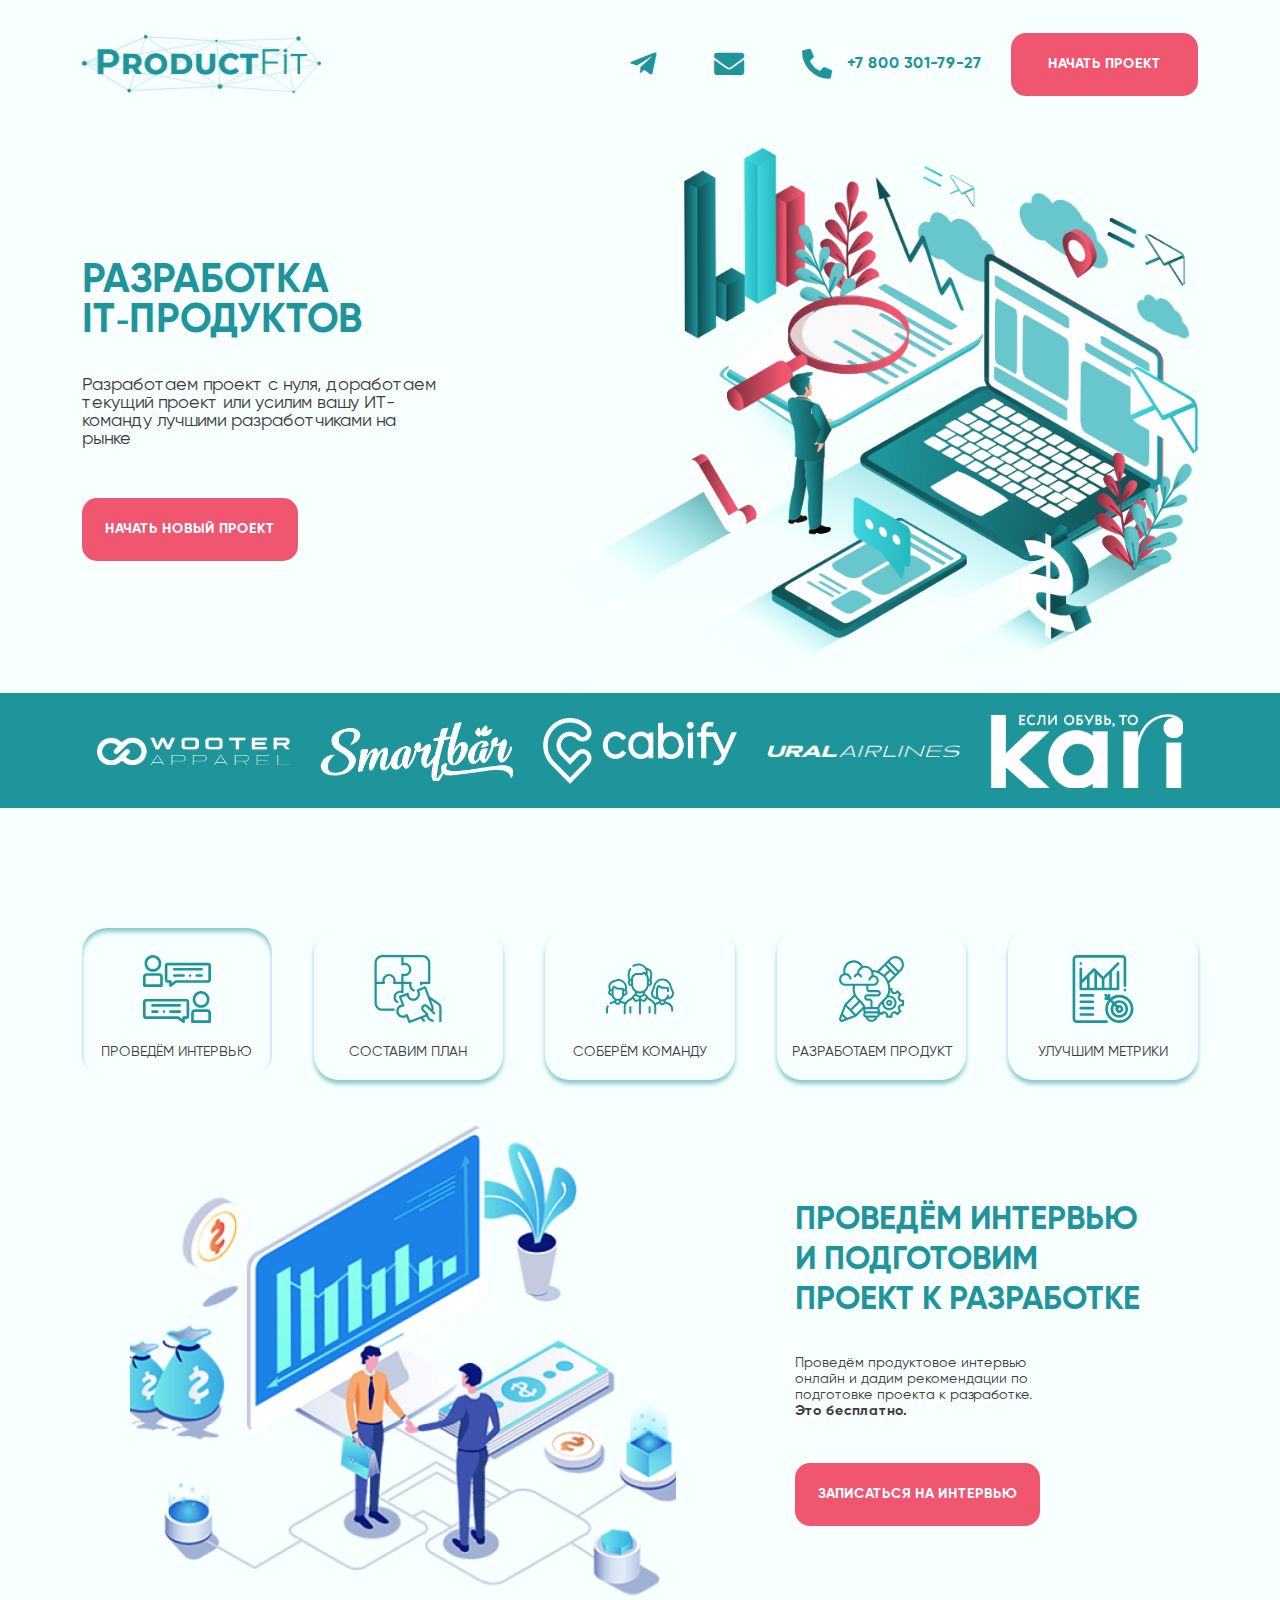
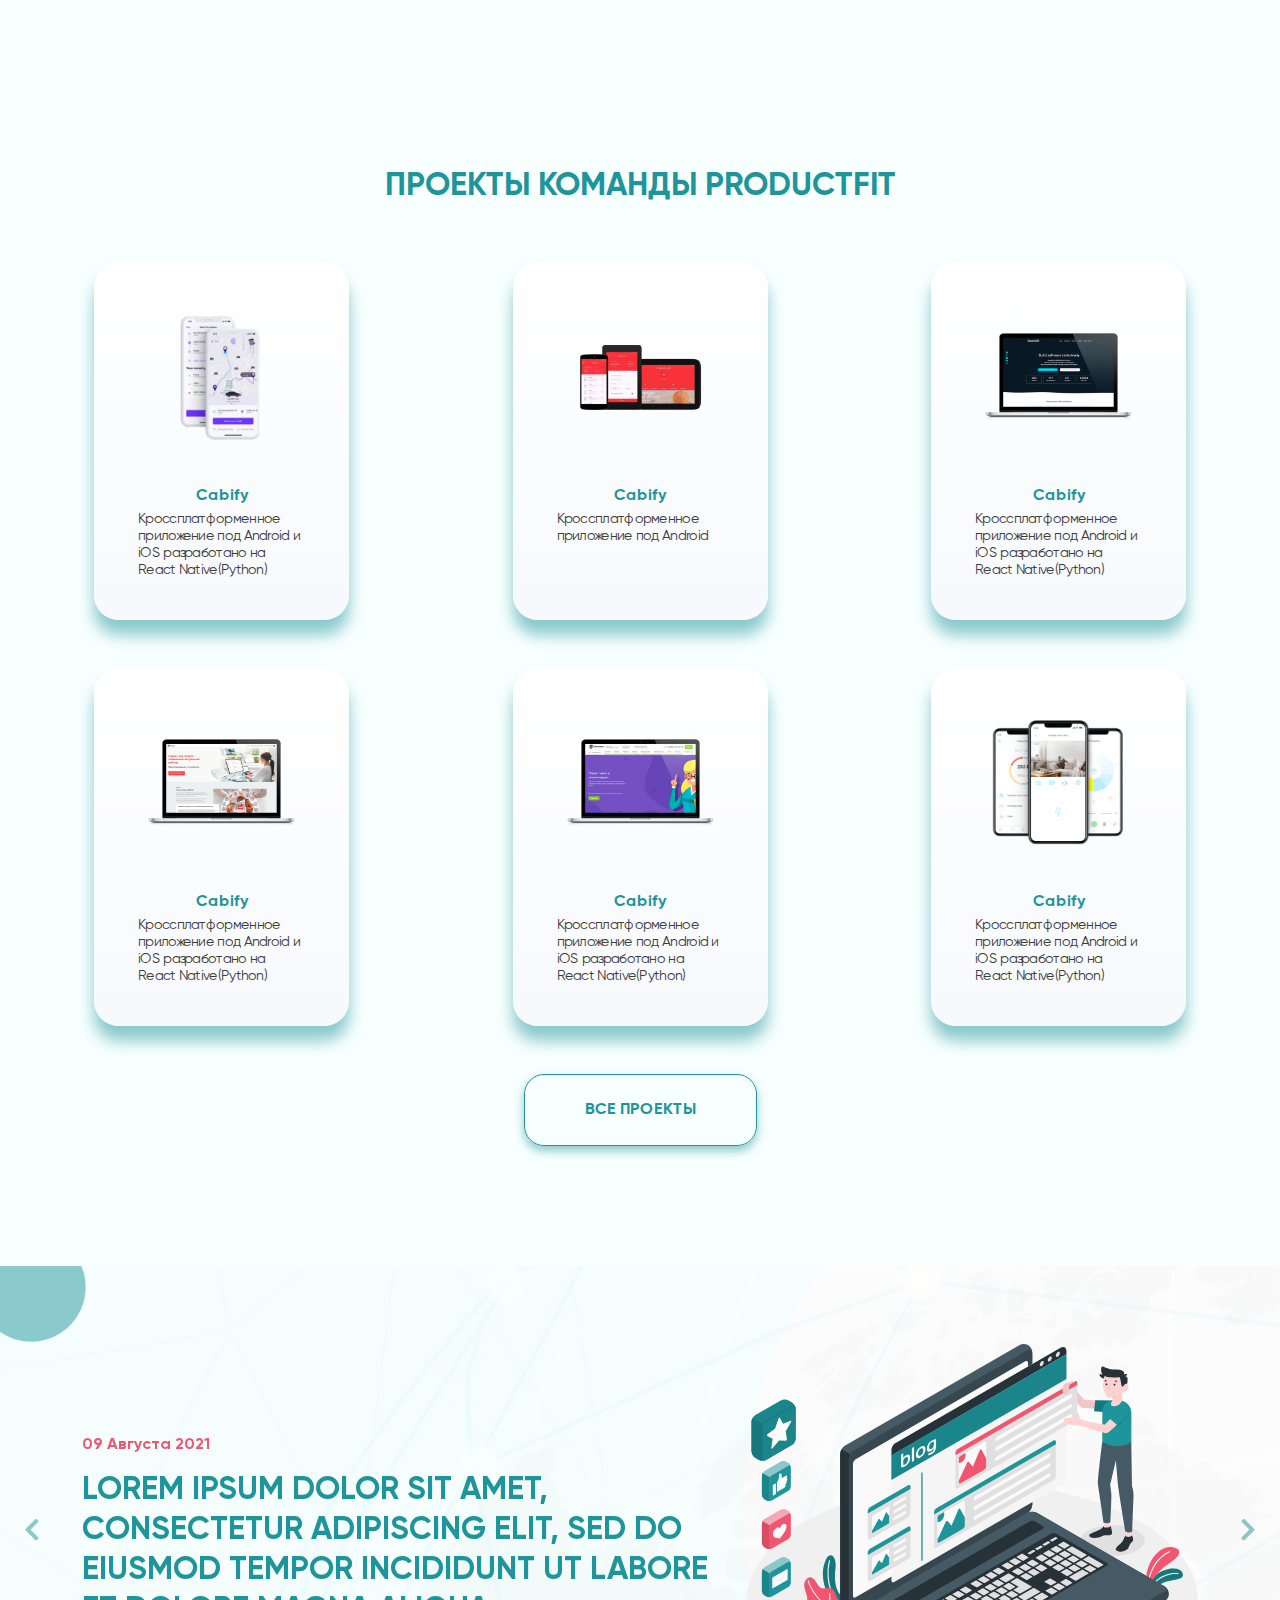
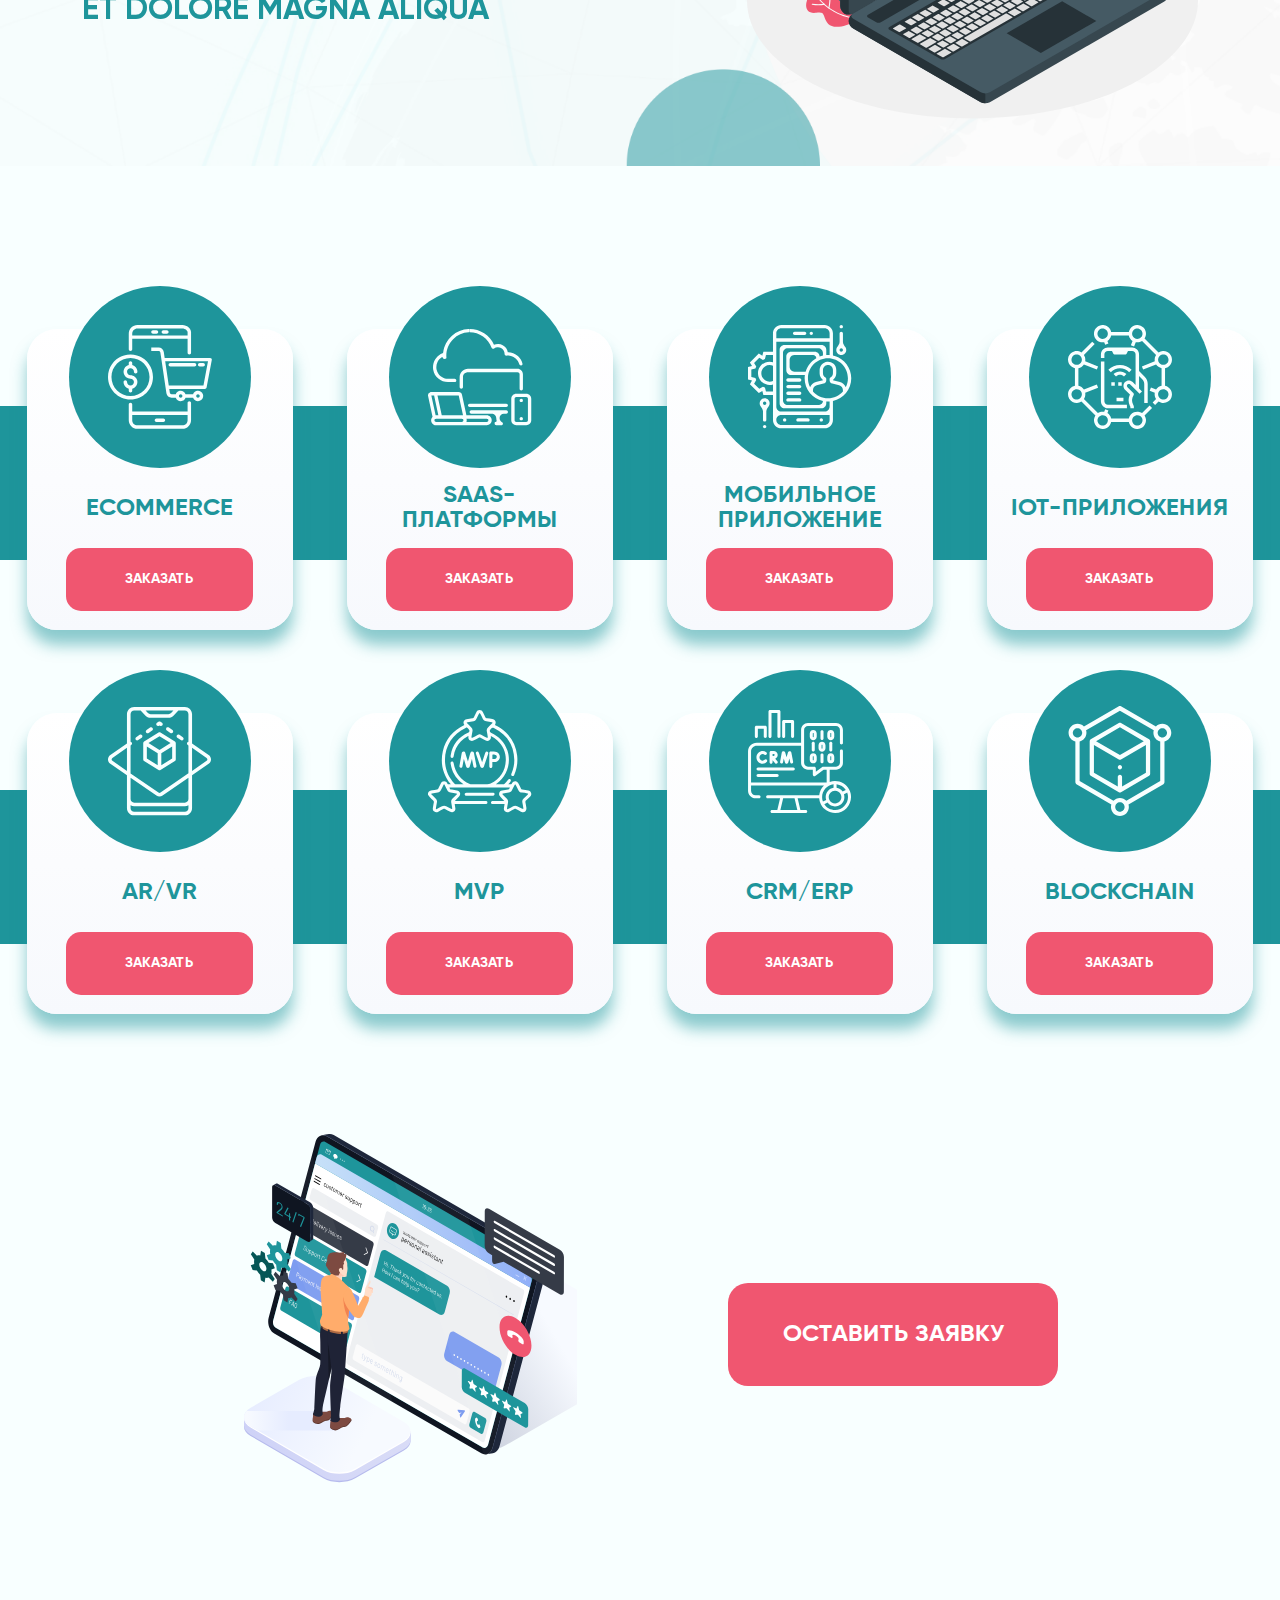
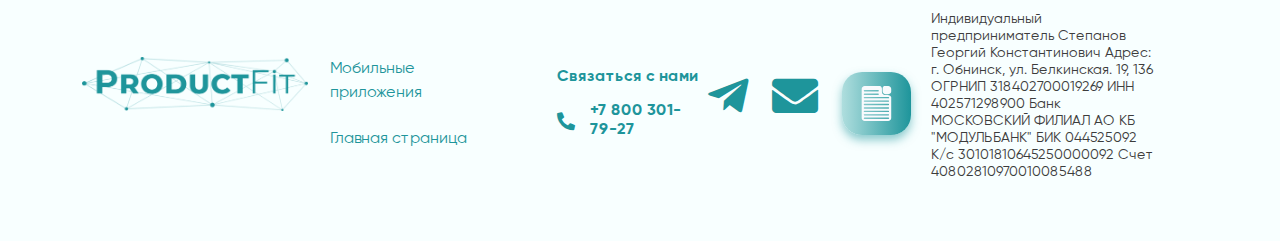
<file: index.html>
<!DOCTYPE html>
<html lang="en">
<head>
  <meta charset="UTF-8">
  <meta http-equiv="X-UA-Compatible" content="IE=edge">
  <meta name="viewport" content="width=device-width, initial-scale=1.0">
  <title>Document</title>
  <link rel="stylesheet" href="css/bootstrap.css">
  <link rel="stylesheet" href="css/main.css">
</head>
<body>
  
  
  <!-- navbar -->
  <nav class="navbar navbar-expand-lg">
    <div class="container">
      <a href="#!" class="navbar-brand">
        <img src="images/logo.png" alt="">
      </a>
      
      <button type="button" class="navbar-toggler" data-bs-target="#menu" data-bs-toggle="collapse">
        <span></span>
      </button>
      
      <div class="collapse navbar-collapse" id="menu">
        <div class="navbar__list ms-auto d-flex align-items-sm-center align-items-end justify-content-between flex-sm-row flex-column-reverse">
          <div class="d-flex">
            <a href="#!" class="navbar-contacts icon-telegramm"></a>
            <a href="#!" class="navbar-contacts icon-email"></a>
            <a href="#!" class="navbar-contacts icon-phone">+7 800 301-79-27</a>
          </div>
          <a href="#!" class="btn-red">НАЧАТЬ ПРОЕКТ</a>
        </div>
      </div>
    </div>
  </nav>
  <!-- navbar end -->
  
  <!-- header -->
  <header class="header">
    <div class="container">
      <div class="row justify-content-between">
        <div class="col-md-4 header__content position-relative d-flex flex-column justify-content-center align-items-sm-start align-items-center text-center text-sm-start">
          <h1>Разработка IT‑продуктов</h1>
          <p>Разработаем проект с нуля, доработаем текущий проект или усилим вашу ИТ-команду лучшими разработчиками на рынке</p>
          <a href="#!" class="btn-red">НАЧАТЬ НОВЫЙ ПРОЕКТ</a>
        </div>
        <div class="col-md-7 header__img">
          <img src="images/bg.png" alt="">
        </div>
      </div>
    </div>
  </header>
  <!-- header end -->
  
  <!-- partners -->
  <div class="partners">
    <div class="container partners__content">
      <a href="#!"><img src="images/partners/item1.png" alt=""></a>
      <a href="#!"><img src="images/partners/item2.png" alt=""></a>
      <a href="#!"><img src="images/partners/item3.png" alt=""></a>
      <a href="#!"><img src="images/partners/item4.png" alt=""></a>
      <a href="#!"><img src="images/partners/item5.png" alt=""></a>
    </div>
  </div>
  <!-- partnersend -->
  
  <!-- tabs -->
  <div class="tabs">
    <div class="container tabs__content">
      <div class="nav">
        <a href="#link1" class="active" data-bs-toggle="tab">
          <img src="images/uslugi/Group 97.svg" alt="">
          <span>Проведём интервью</span>
        </a>
        <a href="#link2" class="" data-bs-toggle="tab">
          <img src="images/uslugi/Group 96.svg" alt="">
          <span>Составим план</span>
        </a>
        <a href="#link3" class="" data-bs-toggle="tab">
          <img src="images/uslugi/Group 95.svg" alt="">
          <span>Соберём команду</span>
        </a>
        <a href="#link4" class="" data-bs-toggle="tab">
          <img src="images/uslugi/Group 94.svg" alt="">
          <span>Разработаем продукт</span>
        </a>
        <a href="#link5" class="" data-bs-toggle="tab">
          <img src="images/uslugi/Group 93.svg" alt="">
          <span>Улучшим метрики</span>
        </a>
      </div>
      <div class="tab-content">
        <div class="tab-pane fade show active" id="link1">
          <div class="row justify-content-around flex-lg-row flex-column-reverse">
            <div class="col-lg-6 pane-img">
              <img src="images/image 2.png" alt="">
            </div>
            <div class="col-lg-6 col-xl-4 pane-content d-flex flex-column justify-content-center align-items-lg-start align-items-center text-lg-start text-center position-relative">
              <h3 class="title">Проведём интервью и подготовим проект к разработке</h3>
              <p>Проведём продуктовое интервью онлайн и дадим рекомендации по подготовке проекта к разработке. <span>Это бесплатно.</span></p>
              <a href="#!" class="btn-red">Записаться на интервью</a>
            </div>
          </div>
        </div>
        <div class="tab-pane fade" id="link2">
          <div class="row justify-content-around flex-lg-row flex-column-reverse">
            <div class="col-lg-6 pane-img">
              <img src="images/image 2.png" alt="">
            </div>
            <div class="col-lg-6 col-xl-4 pane-content d-flex flex-column justify-content-center align-items-lg-start align-items-center text-lg-start text-center position-relative">
              <h3 class="title">Проведём интервью и подготовим проект к разработке</h3>
              <p>Проведём продуктовое интервью онлайн и дадим рекомендации по подготовке проекта к разработке. <span>Это бесплатно.</span></p>
              <a href="#!" class="btn-red">Записаться на интервью</a>
            </div>
          </div>
        </div>
        <div class="tab-pane fade" id="link3">
          <div class="row justify-content-around flex-lg-row flex-column-reverse">
            <div class="col-lg-6 pane-img">
              <img src="images/image 2.png" alt="">
            </div>
            <div class="col-lg-6 col-xl-4 pane-content d-flex flex-column justify-content-center align-items-lg-start align-items-center text-lg-start text-center position-relative">
              <h3 class="title">Проведём интервью и подготовим проект к разработке</h3>
              <p>Проведём продуктовое интервью онлайн и дадим рекомендации по подготовке проекта к разработке. <span>Это бесплатно.</span></p>
              <a href="#!" class="btn-red">Записаться на интервью</a>
            </div>
          </div>
        </div>
        <div class="tab-pane fade" id="link4">
          <div class="row justify-content-around flex-lg-row flex-column-reverse">
            <div class="col-lg-6 pane-img">
              <img src="images/image 2.png" alt="">
            </div>
            <div class="col-lg-6 col-xl-4 pane-content d-flex flex-column justify-content-center align-items-lg-start align-items-center text-lg-start text-center position-relative">
              <h3 class="title">Проведём интервью и подготовим проект к разработке</h3>
              <p>Проведём продуктовое интервью онлайн и дадим рекомендации по подготовке проекта к разработке. <span>Это бесплатно.</span></p>
              <a href="#!" class="btn-red">Записаться на интервью</a>
            </div>
          </div>
        </div>
        <div class="tab-pane fade" id="link5">
          <div class="row justify-content-around flex-lg-row flex-column-reverse">
            <div class="col-lg-6 pane-img">
              <img src="images/image 2.png" alt="">
            </div>
            <div class="col-lg-6 col-xl-4 pane-content d-flex flex-column justify-content-center align-items-lg-start align-items-center text-lg-start text-center position-relative">
              <h3 class="title">Проведём интервью и подготовим проект к разработке</h3>
              <p>Проведём продуктовое интервью онлайн и дадим рекомендации по подготовке проекта к разработке. <span>Это бесплатно.</span></p>
              <a href="#!" class="btn-red">Записаться на интервью</a>
            </div>
          </div>
        </div>
      </div>
    </div>
  </div>
  <!-- tabs end -->
  
  <!-- products -->
  <div class="products">
    <div class="container d-flex flex-column align-items-center">
      <h2 class="title text-center">ПРОЕКТЫ командЫ PRODUCTFIT</h2>
      <div class="row mt-5 mb-5 gap-xl-5 w-100 justify-content-between products__items">
        <div class="col-xl-3 col-lg-4 col-md-6">
          <div class="products-item d-flex flex-column align-items-center">
            <img src="images/card/image1.png" alt="" class="products-item__img">
            <h4>Cabify</h4>
            <p>Кроссплатформенное приложение под Android и iOS разработано на React Native(Python)</p>
          </div>
        </div>
        <div class="col-xl-3 col-lg-4 col-md-6">
          <div class="products-item d-flex flex-column align-items-center">
            <img src="images/card/image2.png" alt="" class="products-item__img">
            <h4>Cabify</h4>
            <p>Кроссплатформенное приложение под Android </p>
          </div>
        </div>
        <div class="col-xl-3 col-lg-4 col-md-6">
          <div class="products-item d-flex flex-column align-items-center">
            <img src="images/card/image3.png" alt="" class="products-item__img">
            <h4>Cabify</h4>
            <p>Кроссплатформенное приложение под Android и iOS разработано на React Native(Python)</p>
          </div>
        </div>
        <div class="col-xl-3 col-lg-4 col-md-6">
          <div class="products-item d-flex flex-column align-items-center">
            <img src="images/card/image4.png" alt="" class="products-item__img">
            <h4>Cabify</h4>
            <p>Кроссплатформенное приложение под Android и iOS разработано на React Native(Python)</p>
          </div>
        </div>
        <div class="col-xl-3 col-lg-4 col-md-6">
          <div class="products-item d-flex flex-column align-items-center">
            <img src="images/card/image5.png" alt="" class="products-item__img">
            <h4>Cabify</h4>
            <p>Кроссплатформенное приложение под Android и iOS разработано на React Native(Python)</p>
          </div>
        </div>
        <div class="col-xl-3 col-lg-4 col-md-6">
          <div class="products-item d-flex flex-column align-items-center">
            <img src="images/card/image6.png" alt="" class="products-item__img">
            <h4>Cabify</h4>
            <p>Кроссплатформенное приложение под Android и iOS разработано на React Native(Python)</p>
          </div>
        </div>
      </div>
      <a href="#!" class="btn-all-projects">Все проекты</a>
    </div>
  </div>
  <!-- products end -->
  
  <!-- slider-news -->
  <div class="slider-news">
    <div id="slider1" class="carousel slide" data-bs-ride="carousel">
      <div class="container">
        <div class="carousel-inner">
          <div class="carousel-item active">
            <div class="row h-100">
              <div class="col-md-7 d-flex flex-column justify-content-center">
                <span class="date">09 Августа 2021</span>
                <h3 class="title">Lorem ipsum dolor sit amet, consectetur adipiscing elit, sed do eiusmod tempor incididunt ut labore et dolore magna aliqua</h3>
              </div>
              <div class="col-md-5 d-flex justify-content-center align-items-center">
                <img src="images/Character.svg" alt="">
              </div>
            </div>
          </div>
          <div class="carousel-item">
            <div class="row h-100">
              <div class="col-md-7 d-flex flex-column justify-content-center">
                <span class="date">09 Августа 2021</span>
                <h3 class="title">Lorem ipsum dolor sit amet, consectetur adipiscing elit, sed do eiusmod tempor incididunt ut labore et dolore magna aliqua</h3>
              </div>
              <div class="col-md-5 d-flex justify-content-center align-items-center">
                <img src="images/Character.svg" alt="">
              </div>
            </div>
          </div>
          <div class="carousel-item">
            <div class="row h-100">
              <div class="col-md-7 d-flex flex-column justify-content-center">
                <span class="date">09 Августа 2021</span>
                <h3 class="title">Lorem ipsum dolor sit amet, consectetur adipiscing elit, sed do eiusmod tempor incididunt ut labore et dolore magna aliqua</h3>
              </div>
              <div class="col-md-5 d-flex justify-content-center align-items-center">
                <img src="images/Character.svg" alt="">
              </div>
            </div>
          </div>
        </div>
      </div>
      <a href="#slider1" class="carousel-control-prev" data-bs-slide="prev">
        <span class="icon-arr-left"></span>
      </a>
      <a href="#slider1" class="carousel-control-next"  data-bs-slide="next">
        <span class="icon-arr-right"></span>
      </a>
    </div>
  </div>
  <!-- slider-news end -->
  
  <!-- services -->
  <div class="container-fluid services">
    <div class="row services__content">
      <div class="col-xl-3 col-sm-6 services-card">
        <div class="services-card__item d-flex flex-column align-items-center text-center">
          <div class="services-card__item--img d-flex align-items-center justify-content-center">
            <img src="images/items/item1.svg" alt="">
          </div>
          <h3>Ecommerce</h3>
          <a href="#!" class="btn-red">ЗАКАЗАТЬ</a>
        </div>
      </div>
      <div class="col-xl-3 col-sm-6 services-card">
        <div class="services-card__item d-flex flex-column align-items-center text-center">
          <div class="services-card__item--img d-flex align-items-center justify-content-center">
            <img src="images/items/item2.svg" alt="">
          </div>
          <h3>SaaS-платформы</h3>
          <a href="#!" class="btn-red">ЗАКАЗАТЬ</a>
        </div>
      </div>
      <div class="col-xl-3 col-sm-6 services-card">
        <div class="services-card__item d-flex flex-column align-items-center text-center">
          <div class="services-card__item--img d-flex align-items-center justify-content-center">
            <img src="images/items/item3.svg" alt="">
          </div>
          <h3>Мобильное приложение</h3>
          <a href="#!" class="btn-red">ЗАКАЗАТЬ</a>
        </div>
      </div>
      <div class="col-xl-3 col-sm-6 services-card">
        <div class="services-card__item d-flex flex-column align-items-center text-center">
          <div class="services-card__item--img d-flex align-items-center justify-content-center">
            <img src="images/items/item4.svg" alt="">
          </div>
          <h3>IoT-приложения</h3>
          <a href="#!" class="btn-red">ЗАКАЗАТЬ</a>
        </div>
      </div>
      <div class="col-xl-3 col-sm-6 services-card">
        <div class="services-card__item d-flex flex-column align-items-center text-center">
          <div class="services-card__item--img d-flex align-items-center justify-content-center">
            <img src="images/items/item5.svg" alt="">
          </div>
          <h3>AR/VR</h3>
          <a href="#!" class="btn-red">ЗАКАЗАТЬ</a>
        </div>
      </div>
      <div class="col-xl-3 col-sm-6 services-card">
        <div class="services-card__item d-flex flex-column align-items-center text-center">
          <div class="services-card__item--img d-flex align-items-center justify-content-center">
            <img src="images/items/item6.svg" alt="">
          </div>
          <h3>MVP</h3>
          <a href="#!" class="btn-red">ЗАКАЗАТЬ</a>
        </div>
      </div>
      <div class="col-xl-3 col-sm-6 services-card">
        <div class="services-card__item d-flex flex-column align-items-center text-center">
          <div class="services-card__item--img d-flex align-items-center justify-content-center">
            <img src="images/items/item7.svg" alt="">
          </div>
          <h3>CRM/ERP</h3>
          <a href="#!" class="btn-red">ЗАКАЗАТЬ</a>
        </div>
      </div>
      <div class="col-xl-3 col-sm-6 services-card">
        <div class="services-card__item d-flex flex-column align-items-center text-center">
          <div class="services-card__item--img d-flex align-items-center justify-content-center">
            <img src="images/items/item8.svg" alt="">
          </div>
          <h3>Blockchain</h3>
          <a href="#!" class="btn-red">ЗАКАЗАТЬ</a>
        </div>
      </div>
    </div>
  </div>
  <!-- services end -->
  
  <!-- application -->
  <section class="application container">
    <div class="row justify-content-evenly">
      <div class="col-lg-4 col-sm-6 application__img">
        <img src="images/send.svg" alt="">
      </div>
      <div class="col-lg-4 col-sm-6 application__btn d-flex align-items-center justify-content-center">
        <a href="#!" class="btn-red">ОСТАВИТЬ ЗАЯВКУ</a>
      </div>
    </div>
  </section>
  <!-- application end -->
  
  <!-- footer -->
  <footer class="footer">
    <div class="container">
      <div class="row align-items-center">
        <div class="col-lg-5 d-flex">
          <a href="#!" class="footer-logo"><img src="images/logo.png" alt=""></a>
          <ul class="footer-list navbar-nav">
            <li><a href="#!">Мобильные приложения</a></li>
            <li><a href="#!">Главная страница</a></li>
          </ul>
        </div>
        <div class="col-lg-3">
          <h3>Связаться с нами</h3>
          <ul class="footer-contacts navbar-nav flex-row">
            <li><a href="#!" class="icon-phone">+7 800 301-79-27</a></li>
            <li><a href="#!" class="icon-telegramm"></a></li>
            <li><a href="#!" class="icon-email"></a></li>
          </ul>
        </div>
        <div class="col-lg-4 d-flex align-items-center">
          <div class="footer__img">
            <img src="images/sub.svg" alt="">
          </div>
          <p class="footer__text">Индивидуальный предприниматель Степанов Георгий Константинович Адрес: г. Обнинск, ул. Белкинская. 19, 136 ОГРНИП 318402700019269 ИНН 402571298900 Банк МОСКОВСКИЙ ФИЛИАЛ АО КБ "МОДУЛЬБАНК" БИК 044525092 К/c 30101810645250000092 Счет 40802810970010085488</p>
        </div>
      </div>
    </div>
  </footer>
  <!-- footer end -->
  
  
  <script src="js/bootstrap.bundle.min.js"></script>
</body>
</html>
</file>
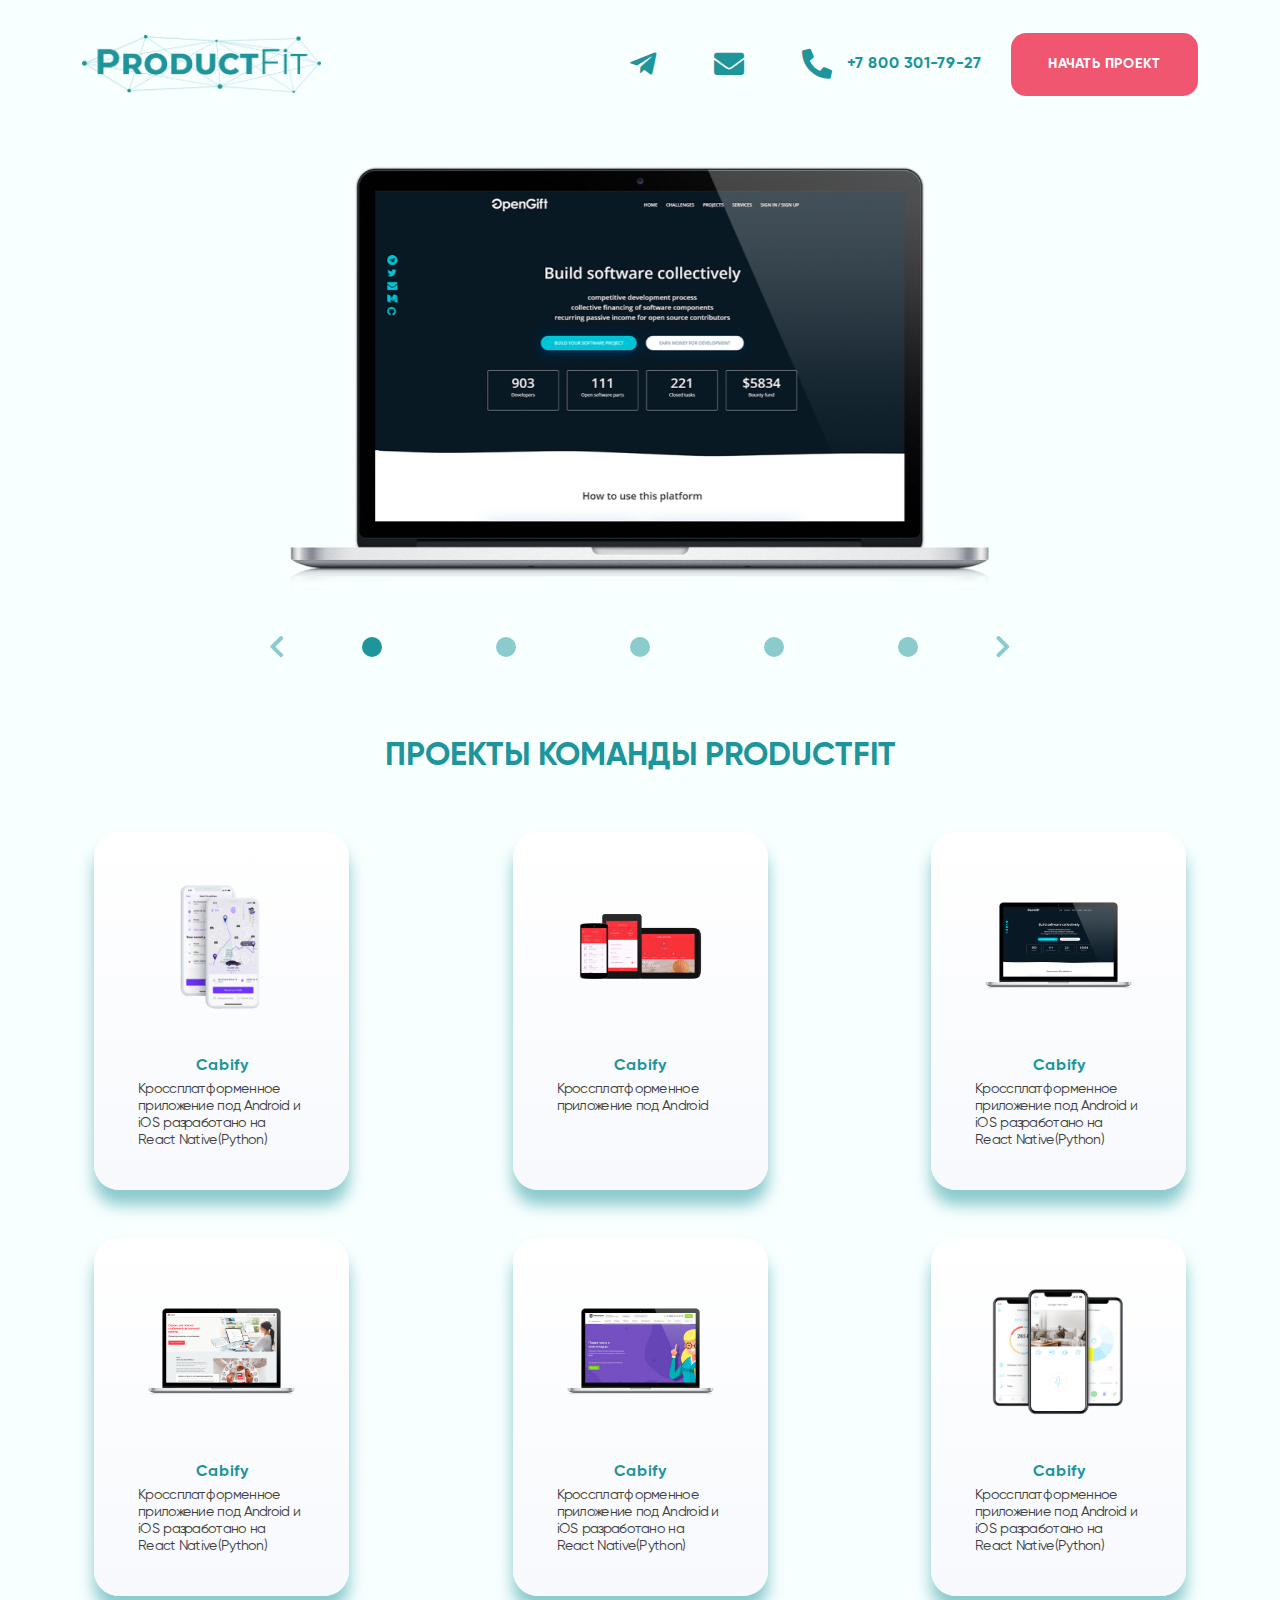
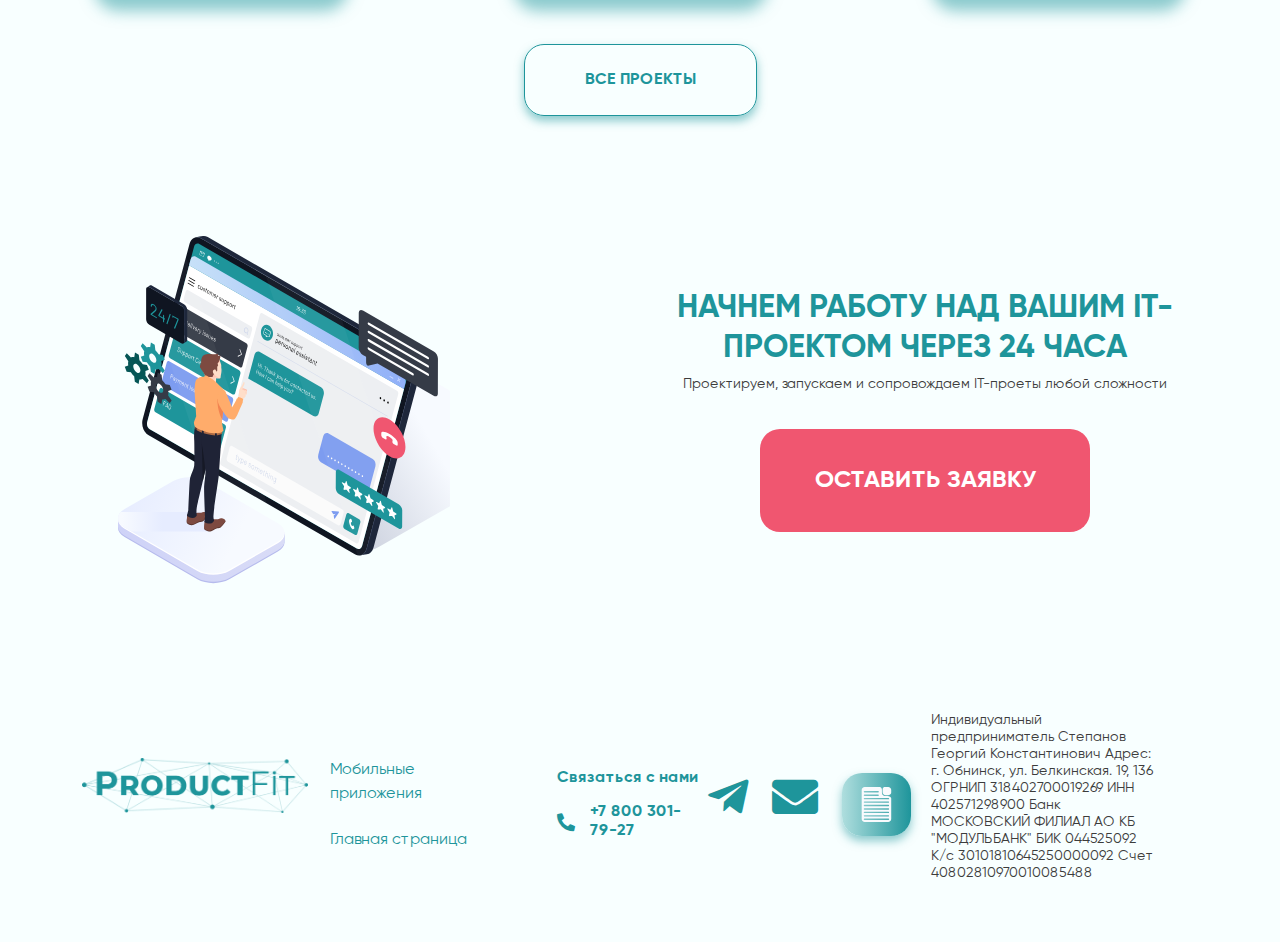
<file: OpenGift.html>
<!DOCTYPE html>
<html lang="en">
<head>
  <meta charset="UTF-8">
  <meta http-equiv="X-UA-Compatible" content="IE=edge">
  <meta name="viewport" content="width=device-width, initial-scale=1.0">
  <title>Document</title>
  <link rel="stylesheet" href="css/bootstrap.css">
  <link rel="stylesheet" href="css/main.css">
</head>
<body>
  
  
  <!-- navbar -->
  <nav class="navbar navbar-expand-lg">
    <div class="container">
      <a href="#!" class="navbar-brand">
        <img src="images/logo.png" alt="">
      </a>
      
      <button type="button" class="navbar-toggler" data-bs-target="#menu" data-bs-toggle="collapse">
        <span></span>
      </button>
      
      <div class="collapse navbar-collapse" id="menu">
        <div class="navbar__list ms-auto d-flex align-items-sm-center align-items-end justify-content-between flex-sm-row flex-column-reverse">
          <div class="d-flex">
            <a href="#!" class="navbar-contacts icon-telegramm"></a>
            <a href="#!" class="navbar-contacts icon-email"></a>
            <a href="#!" class="navbar-contacts icon-phone">+7 800 301-79-27</a>
          </div>
          <a href="#!" class="btn-red">НАЧАТЬ ПРОЕКТ</a>
        </div>
      </div>
    </div>
  </nav>
  <!-- navbar end -->
  
  <!-- header -->
  <header class="header-slider">
    <div id="header-slider" class="container carousel slide" data-bs-ride="carousel">
      <div class="carousel-inner">
        <div class="carousel-item active">
          <img src="images/card/image3.png" alt="...">
        </div>
        <div class="carousel-item">
          <img src="images/card/image4.png" alt="...">
        </div>
        <div class="carousel-item">
          <img src="images/card/image5.png" alt="...">
        </div>
        <div class="carousel-item">
          <img src="images/card/image4.png" alt="...">
        </div>
        <div class="carousel-item">
          <img src="images/card/image5.png" alt="...">
        </div>
      </div>
      
      <div class="controllers d-flex justify-content-between">
        <a class="carousel-control-prev controls-btn icon-arr-left" href="#header-slider"  data-bs-slide="prev"></a>
        <ul class="carousel-indicators">
          <li data-bs-target="#header-slider" data-bs-slide-to="0" class="active" ></li>
          <li data-bs-target="#header-slider" data-bs-slide-to="1"></li>
          <li data-bs-target="#header-slider" data-bs-slide-to="2"></li>
          <li data-bs-target="#header-slider" data-bs-slide-to="3"></li>
          <li data-bs-target="#header-slider" data-bs-slide-to="4"></li>
        </ul>
        <a class="carousel-control-next controls-btn icon-arr-right" href="#header-slider"  data-bs-slide="next"></a>
      </div>
    </div>
  </header>
  <!-- header end -->
  
  <!-- open-gift -->
  <div class="open-gift"></div>
  <!-- open-gift end -->
  
  <!-- banner -->
  <div class="banner"></div>
  <!-- banner end -->
  
  <!-- products -->
  <div class="products">
    <div class="container d-flex flex-column align-items-center">
      <h2 class="title text-center">ПРОЕКТЫ командЫ PRODUCTFIT</h2>
      <div class="row mt-5 mb-5 gap-xl-5 w-100 justify-content-between products__items">
        <div class="col-xl-3 col-lg-4 col-md-6">
          <div class="products-item d-flex flex-column align-items-center">
            <img src="images/card/image1.png" alt="" class="products-item__img">
            <h4>Cabify</h4>
            <p>Кроссплатформенное приложение под Android и iOS разработано на React Native(Python)</p>
          </div>
        </div>
        <div class="col-xl-3 col-lg-4 col-md-6">
          <div class="products-item d-flex flex-column align-items-center">
            <img src="images/card/image2.png" alt="" class="products-item__img">
            <h4>Cabify</h4>
            <p>Кроссплатформенное приложение под Android </p>
          </div>
        </div>
        <div class="col-xl-3 col-lg-4 col-md-6">
          <div class="products-item d-flex flex-column align-items-center">
            <img src="images/card/image3.png" alt="" class="products-item__img">
            <h4>Cabify</h4>
            <p>Кроссплатформенное приложение под Android и iOS разработано на React Native(Python)</p>
          </div>
        </div>
        <div class="col-xl-3 col-lg-4 col-md-6">
          <div class="products-item d-flex flex-column align-items-center">
            <img src="images/card/image4.png" alt="" class="products-item__img">
            <h4>Cabify</h4>
            <p>Кроссплатформенное приложение под Android и iOS разработано на React Native(Python)</p>
          </div>
        </div>
        <div class="col-xl-3 col-lg-4 col-md-6">
          <div class="products-item d-flex flex-column align-items-center">
            <img src="images/card/image5.png" alt="" class="products-item__img">
            <h4>Cabify</h4>
            <p>Кроссплатформенное приложение под Android и iOS разработано на React Native(Python)</p>
          </div>
        </div>
        <div class="col-xl-3 col-lg-4 col-md-6">
          <div class="products-item d-flex flex-column align-items-center">
            <img src="images/card/image6.png" alt="" class="products-item__img">
            <h4>Cabify</h4>
            <p>Кроссплатформенное приложение под Android и iOS разработано на React Native(Python)</p>
          </div>
        </div>
      </div>
      <a href="#!" class="btn-all-projects">Все проекты</a>
    </div>
  </div>
  <!-- products end -->
  
  <!-- application -->
  <section class="application container">
    <div class="row justify-content-between">
      <div class="col-lg-4 col-sm-6 application__img">
        <img src="images/send.svg" alt="">
      </div>
      <div class="col-lg-6 col-sm-6 application__btn flex-column text-center d-flex align-items-center justify-content-center">
        <h3 class="title">Начнем работу над вашим ІТ-проектом через 24 часа</h3>
        <p>Проектируем, запускаем и сопровождаем IT-проеты любой сложности</p>
        <a href="#!" class="btn-red btn-gift">ОСТАВИТЬ ЗАЯВКУ</a>
      </div>
    </div>
  </section>
  <!-- application end -->
  
  <!-- footer -->
  <footer class="footer">
    <div class="container">
      <div class="row align-items-center">
        <div class="col-lg-5 d-flex">
          <a href="#!" class="footer-logo"><img src="images/logo.png" alt=""></a>
          <ul class="footer-list navbar-nav">
            <li><a href="#!">Мобильные приложения</a></li>
            <li><a href="#!">Главная страница</a></li>
          </ul>
        </div>
        <div class="col-lg-3">
          <h3>Связаться с нами</h3>
          <ul class="footer-contacts navbar-nav flex-row">
            <li><a href="#!" class="icon-phone">+7 800 301-79-27</a></li>
            <li><a href="#!" class="icon-telegramm"></a></li>
            <li><a href="#!" class="icon-email"></a></li>
          </ul>
        </div>
        <div class="col-lg-4 d-flex align-items-center">
          <div class="footer__img">
            <img src="images/sub.svg" alt="">
          </div>
          <p class="footer__text">Индивидуальный предприниматель Степанов Георгий Константинович Адрес: г. Обнинск, ул. Белкинская. 19, 136 ОГРНИП 318402700019269 ИНН 402571298900 Банк МОСКОВСКИЙ ФИЛИАЛ АО КБ "МОДУЛЬБАНК" БИК 044525092 К/c 30101810645250000092 Счет 40802810970010085488</p>
        </div>
      </div>
    </div>
  </footer>
  <!-- footer end -->
  
  
  <script src="js/bootstrap.bundle.min.js"></script>
</body>
</html>
</file>
<file: css/main.css>
@import 'fonts.css';
*{
  font-family: 'gilroy';
  font-weight: 400;
}
/* root */
:root{
  --white: rgb(255, 255, 255);
  --black: rgb(0, 0, 0);
  --dark: rgba(60, 60, 60, 1);
  --red: rgba(240, 86, 112, 1);
  --body-bg: rgb(248, 255, 255);
  --green-rgb: 30, 149, 155;
  --opacity-05: 0.5; 
  --green: rgb(var(--green-rgb));
  --shadow-inset: inset 0px 4px 4px rgba(var(--green-rgb), var(--opacity-05));
  --shadow: 0px 4px 4px rgba(var(--green-rgb), var(--opacity-05));
  --shadow-card: 0px 15px 15px rgba(var(--green-rgb), var(--opacity-05));
  --shadow-btn: 0px 5px 10px rgba(var(--green-rgb), var(--opacity-05));
  --gradient: linear-gradient(180deg, #FFFFFF 0%, #F7F9FD 100%);
  --gradient-img: linear-gradient(270deg, var(--green) 0%, #AFDEDE 100%);
  --border: 1px solid var(--black);
}
/* icons */
*::before,
*::after{
  font-family: 'icons';
}
.icon-telegramm::before{content: '\f3fe'; font-weight: 400;}
.icon-email::before{content: '\f0e0'; font-weight: 900;}
.icon-phone::before{content: '\f879'; font-weight: 900;}
.icon-arr-left::before{content: '\f053'; font-weight: 900;}
.icon-arr-right::before{content: '\f054'; font-weight: 900;}

body{
  background: var(--body-bg);
}
/* navbar */
.navbar{
  padding: 30px 0;
}
.navbar-brand img{
  width: 239px;
}
.btn-red,
.btn-red:hover{
  min-width: 187px;
  background: var(--red);
  color: var(--white);
  border-radius: 15px;
  padding: 23px;
  font-size: 14px;
  line-height: 17px;
  font-weight: 700;
  text-decoration: none;
  display: inline-flex;
  justify-content: center;
  text-transform: uppercase;
}
.navbar-contacts,
.navbar-contacts:hover{
  font-size: 16px;
  color: var(--green);
  font-weight: 700;
  padding: 10px 15px;
  margin: 0 14px;
  text-decoration: none;
  display: inline-flex;
  align-items: center;
}
.navbar-contacts::before{
  font-size: 30px;
}
.icon-phone::before{
  margin-right: 15px;
}
.navbar-toggler,
.navbar-toggler:focus{
  border: none;
  outline: none;
  box-shadow: none;
  padding: 0;
  width: 15px;
  height: 30px;
  position: relative;
  display: flex;
  justify-content: center;
  align-items: center;
}
.navbar-toggler span,
.navbar-toggler::before,
.navbar-toggler::after{
  width: 8px;
  height: 8px;
  border: 2px solid var(--green);
  border-radius: 50%;
}
.navbar-toggler::before,
.navbar-toggler::after{
  position: absolute;
  content: '';
}
.navbar-toggler::before{
  top: 1px;
}
.navbar-toggler::after{
  bottom: 1px;
}
/* header */
.header{
  width: 100%;
  padding: 20px 0;
}
.header__img img{
  width: 100%;
  height: 100%;
  object-fit: cover;
  display: flex;
}
.header__content h1{
  font-size: 40px;
  line-height: 40px;
  color: var(--green);
  font-weight: 700;
  max-width: 300px;
  text-transform: uppercase;
}
.header__content p{
  font-size: 18px;
  line-height: 18px;
  color: var(--dark);
  margin: 27px 0 50px;
}
/* partners */
.partners{
  width: 100%;
  background: var(--green);
  padding: 20px;
}
.partners__content{
  display: flex;
  flex-wrap: wrap;
}
.partners__content a{
  width: 20%;
  display: flex;
  align-items: center;
  padding: 0 15px;
}
.partners__content img{
  width: 100%;
}
/* tabs */
.tabs{
  padding: 120px 0;
}
.tabs .nav{
  justify-content: space-between;
  gap: 3%;
}
.tabs .nav a{
  width: 17%;
  display: flex;
  flex-direction: column;
  align-items: center;
  box-shadow: var(--shadow);
  border-radius: 25px;
  padding: 27px 10px 19px;
  text-decoration: none;
  font-size: 14px;
  line-height: 17px;
  color: var(--dark);
  gap: 21px;
  text-transform: uppercase;
}
.tabs .nav img{
  width: 40%;
}
.tabs .nav a.active{
  box-shadow: var(--shadow-inset);
}
.pane-img img{
  width: 100%;
  height: 500px;
  object-fit: cover;
  display: flex;
  margin: 33px 0;
}
.title{
  font-size: 32px;
  line-height: 40px;
  color: var(--green);
  font-weight: 700;
  text-transform: uppercase;
}
.pane-content p{
  font-size: 14px;
  line-height: 16px;
  color: var(--dark);
  margin: 27px 0 44px;
  padding-right: 26%;
}
.pane-content span{
  font-weight: 700;
}
/* products */
.products{
  width: 100%;
  padding-bottom: 120px;
}
.btn-all-projects,
a.btn-all-projects:hover{
  min-width: 233px;
  padding: 25px 10px;
  display: inline-flex;
  justify-content: center;
  border: 1px solid var(--green);
  box-shadow: var(--shadow-btn);
  color: var(--green);
  border-radius: 20px;
  font-size: 16px;
  line-height: 20px;
  font-weight: 700;
  text-transform: uppercase;
  text-decoration: none;
}
.products-item{
  background: var(--gradient);
  box-shadow: var(--shadow-card);
  border-radius: 25px;
  padding: 25px 44px;
  height: 100%;
}
.products-item__img{
  width: 100%;
  height: 180px;
  object-fit: contain;
  display: flex;
}
.products-item h4{
  font-size: 16px;
  line-height: 20px;
  font-weight: 700;
  color: var(--green);
  margin: 19px 0 5px;
}
.products-item p{
  font-size: 14px;
  line-height: 17px;
  color: var(--dark);
  letter-spacing: -0.7px;
}
/* slider-news */
.slider-news{
  width: 100%;
  height: 500px;
  background: #000 url('../images/Banner_design.png') no-repeat center center / cover;
  padding: 15px 0;
}
.slider-news .carousel-item{
  height: 500px;
}
.slider-news .carousel-item img{
  width: 100%;
  height: 100%;
  object-fit: contain;
  display: flex;
}
.slider-news .date{
  font-size: 16px;
  line-height: 40px;
  margin-bottom: 5px;
  font-weight: 700;
  color: var(--red);
}
.slider-news .icon-arr-left,
.slider-news .icon-arr-right{
  font-size: 25px;
  color: var(--green);
}
.slider-news .carousel-control-next,
.slider-news .carousel-control-prev{
  width: 5%;
}
/* services */
.services{
  padding-top: 120px;
  padding-bottom: 120px;
}
.services__content{
  row-gap: 40px;
}
.services-card{
  /* border: 1px solid black; */
  position: relative;
  min-height: 300px;
  padding-top: 43px;
}
.services-card::before{
  width: 100%;
  height: 154px;
  background: var(--green);
  position: absolute;
  content: '';
  left: 0;
  top: 120px;
  z-index: -1;
}
.services-card__item{
  width: 90%;
  height: 100%;
  background: var(--gradient);
  /* border: 1px solid red; */
  border-radius: 30px;
  margin: 0 auto;
  box-shadow: var(--shadow-card);
  padding: 19px;
}
.services-card__item--img{
  width: 182px;
  height: 182px;
  border-radius: 50%;
  background: var(--green);
  margin-top: -62px;
}
.services-card__item--img img{
  width: 104px;
  display: flex;
}
.services-card__item h3{
  font-size: 24px;
  line-height: 25px;
  font-weight: 700;
  color: var(--green);
  margin: 15px 0;
  text-transform: uppercase;
  height: 50px;
  width: 100%;
  max-width: 237px;
  display: flex;
  align-items: center;
  justify-content: center;
}
/* .application */
.application{
  padding-bottom: 84px;
}
.application__img{
  overflow: hidden;
}
.application__img img{
  width: 100%;
  height: 100%;
  object-fit: contain;
  display: flex;
  margin-left: 10%;
}
.application__btn .btn-red{
  max-width: 330px;
  padding: 37px 10px;
  border-radius: 20px;
  width: 100%;
  font-size: 24px;
  line-height: 29px;
  margin-top: 53px;
}
.application__btn .btn-gift{
  margin-top: 0;
}
.application__btn p{
  margin-bottom: 37px;
  font-size: 14px;
  line-height: 16px;
  color: var(--dark);
}
/* footer */
.footer{
  width: 100%;
  padding: 44px 0;
}
.footer-logo{
  width: 50%;
}
.footer-logo img{
  width: 100%;
}
.footer-list{
  width: 40%;
  row-gap: 22px;
  padding-left: 5%;
}
.footer-list a{
  color: var(--green);
  font-size: 16px;
  line-height: 19px;
  text-decoration: none;
}
.footer-contacts a{
  font-size: 16px;
  line-height: 19px;
  font-weight: 700;
  color: var(--green);
  text-decoration: none;
  display: flex;
  align-items: center;
}
.footer-contacts .icon-phone::before{
  font-size: 18px;
}
.footer-contacts li:nth-of-type(n + 2) a::before{
  font-size: 46px;
}
.footer-contacts li:nth-of-type(n + 2){
  transform: translateY(-15px);
  margin-left: 24px;
}
.footer h3{
  font-size: 16px;
  line-height: 20px;
  font-weight: 700;
  color: var(--green);
  margin-bottom: 15px;
}
.footer__img{
  padding: 14px 19px;
  background: var(--gradient-img);
  border-radius: 20px;
  margin-right: 20px;
  box-shadow: var(--shadow-btn);
}
.footer__text{
  font-size: 14px;
  line-height: 17px;
  color: var(--dark);
  padding-right: 10%;
}
/* haeder-slider */
.controls-btn,
.header-slider .carousel-indicators{
  /* background: black; */
  position: unset;
}
.header-slider .carousel-control-prev,
.header-slider .carousel-control-next{
  width: 7%;
  font-size: 25px;
  text-decoration: none;
  color: var(--green);
}
.header-slider .carousel-indicators{
  margin: 0;
  flex-grow: 1;
  align-items: center;
  justify-content: space-around;
}
.header-slider .carousel-indicators li{
  width: 20px;
  height: 20px;
  border: none;
  background: var(--green);
  border-radius: 50%;
}
.controllers{
  max-width: 780px;
  margin: 0 auto;
}
.header-slider .carousel-item{
  height: 500px;
}
.header-slider .carousel-item img{
  width: 100%;
  height: 100%;
  object-fit: contain;
}
.header-slider{
  margin-bottom: 70px;
}



@media (max-width: 1199.9px) {
  .tabs .nav a {
    width: 30%;
    margin-bottom: 20px;
  }
  .tabs .nav{
    justify-content: center;
  }
  .products__items{
    row-gap: 30px;
  }
}
@media (max-width: 991.9px) {
  .navbar-contacts,
  .navbar-contacts:hover{
    font-size: 0;
    margin: 0 10px;
  }
  .icon-phone::before{
    margin: 0;
  }
  .pane-content p{
    padding: 0;
    margin: 10px 0;
  }
  .pane-content .btn-red{
    position: absolute;
    bottom: -500px;
  }
  .pane-img img{
    margin-bottom: 70px;
    height: 400px;
  }
  .footer-logo{
    display: none;
  }
  .footer-list{
    width: 100%;
    flex-direction: row;
    justify-content: space-between;
    padding: 0;
    margin-bottom: 35px;
  }
  .footer-list a{
    width: 100%;
    display: flex;
    text-align: center;
  }
  .footer-contacts{
    justify-content: center;
    margin: 35px 0;
  }
  .footer-contacts a{
    display: inline-flex;
  }
  .footer-contacts li:nth-of-type(n + 2){
    transform: unset;
  }
  .footer-contacts a.icon-phone::before{
    font-size: 30px;
  }
  .footer-contacts li:nth-of-type(n + 2) a::before{
    font-size: 35px;
  }
  .footer h3{
    text-align: center;
  }
  .footer__text{
    padding: 0;
  }
}
@media (max-width: 767.9px) {
  .tabs .nav a {
    width: 48%;
    margin-bottom: 20px;
    padding: 10px;
  }
  .tabs .nav img{
    width: 30%;
  }
  .navbar-contacts,
  .navbar-contacts:hover{
    margin: 0;
  }
  .navbar__list .btn-red{
    padding: 15px;
  }
  .navbar__list{
    padding: 15px 0;
  }
  .partners__content{
    justify-content: center;
  }
  .partners__content a{
    width: 33%;
    padding: 15px;
  }
  .slider-news,
  .slider-news .carousel-item{
    height: unset;
  }
  .slider-news .carousel-control-next,
  .slider-news .carousel-control-prev{
    display: none;
  }
  .header-slider .carousel-item{
    height: 300px;
  }
}
@media (max-width: 575.9px) {
  .partners__content a{
    width: 50%;
  }
  .header__content p{
    margin: 10px;
  }
  .header__content .btn-red{
    position: absolute;
    bottom: -130%;
  }
  .header__img img{
    height: 400px;
  }
  .slider-news .title{
    font-size: 25px;
    line-height: 30px;
  }
  .tabs,
  .products{
    padding-bottom: 30px;
  }
}
@media (max-width: 480px) {
  .header__content .btn-red{
    bottom: -120%;
  }
  .partners__content a{
    width: 100%;
  }
  .partners__content img{
    height: 50px;
    object-fit: contain;
  }
  .tabs .nav a {
    width: 100%;
    margin-bottom: 20px;
    padding: 10px;
    gap: 10px;
    flex-direction: row;
    justify-content: space-evenly;
    font-size: 18px;
    /* transform: skewX(-30deg); */
    /* width: 90%; */
  }
  .tabs .nav a:nth-of-type(2n + 1){
    flex-direction: row-reverse;
  }
  .tabs .nav img{
    width: 20%;
  }
  .products-item{
    padding: 15px;
  }
  .header-slider .carousel-item{
    height: 200px;
  }
}
@media (max-width: 320px) {
  .title{
    font-size: 25px;
    line-height: 30px;
  }
}
</file>
